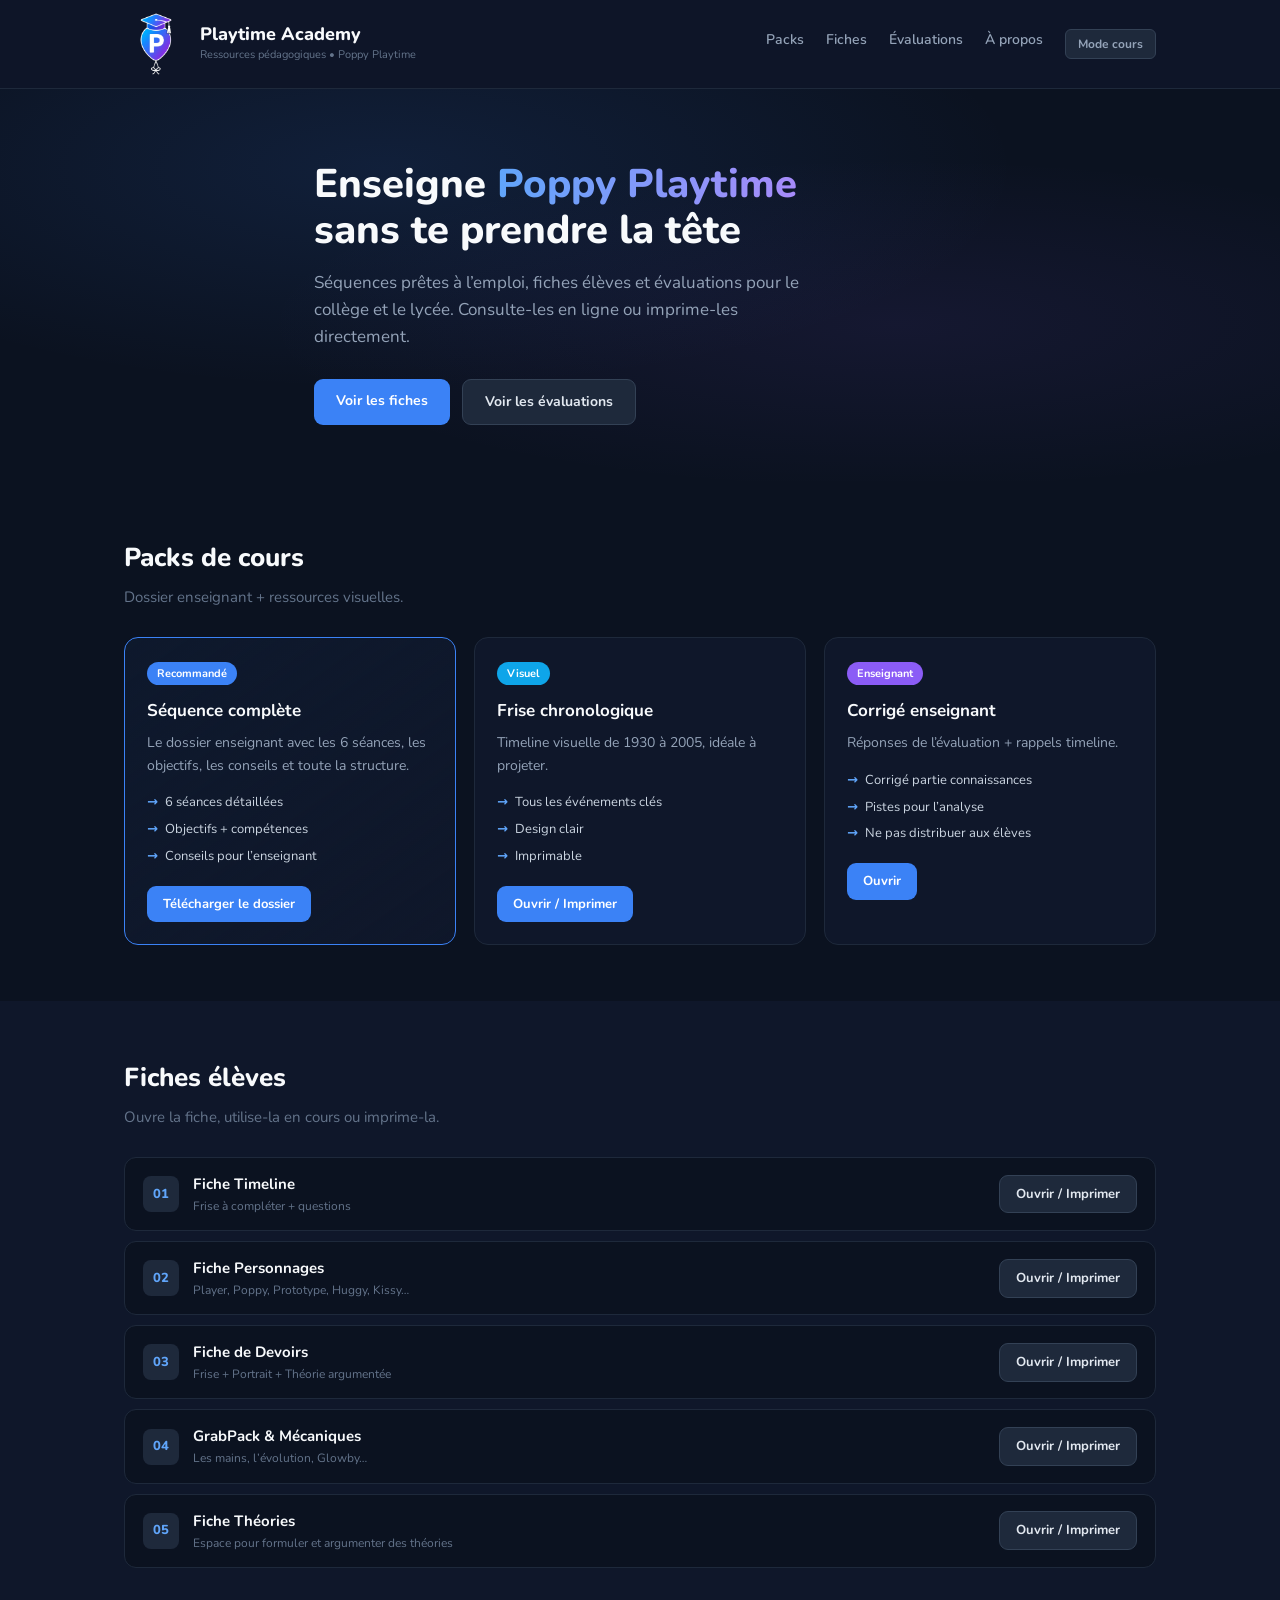
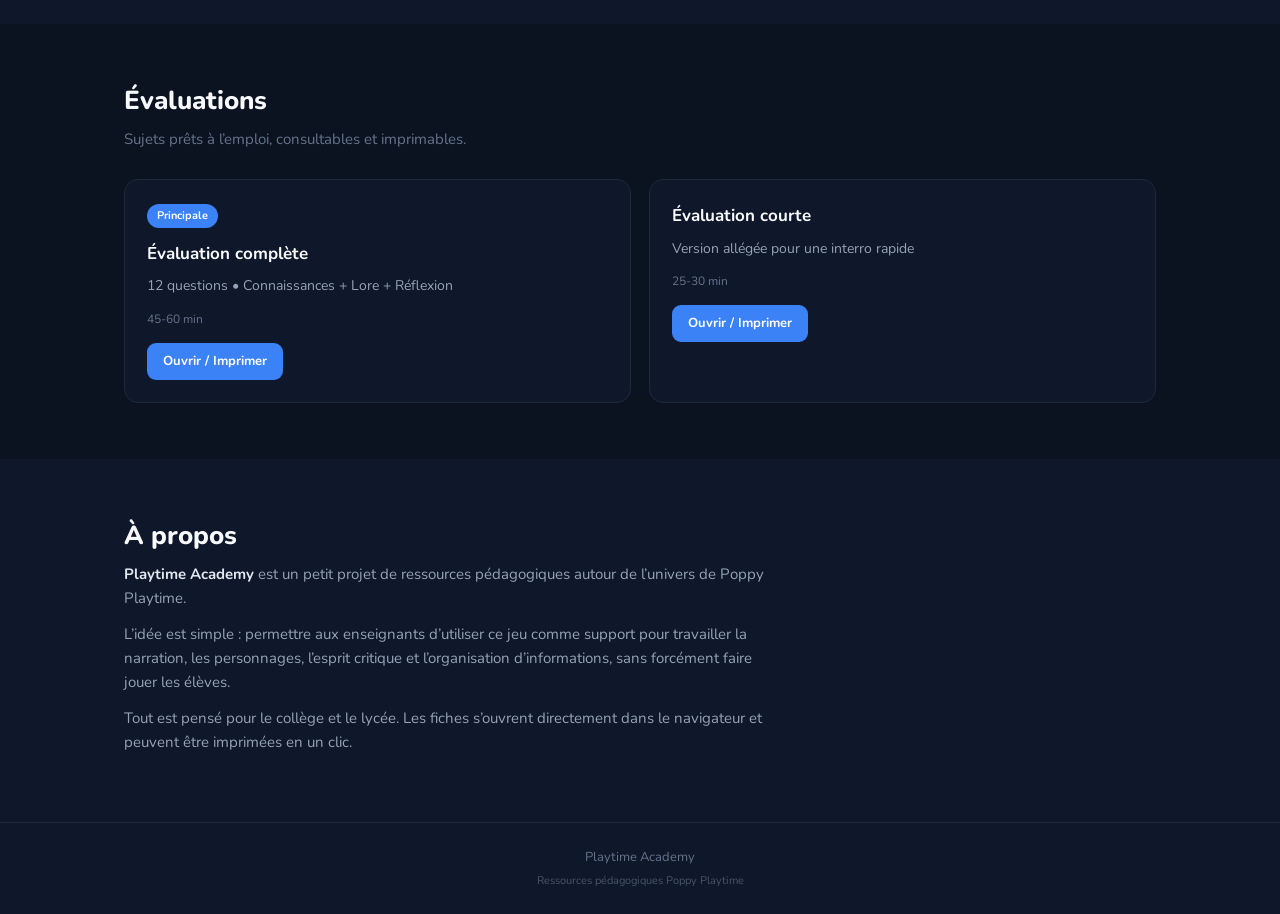
<file: index.html>
<!DOCTYPE html>
<html lang="fr">
<head>
  <meta charset="UTF-8">
  <meta name="viewport" content="width=device-width, initial-scale=1.0">
  <title>Playtime Academy – Ressources pédagogiques Poppy Playtime</title>
  <link rel="stylesheet" href="style.css">
  <link rel="preconnect" href="https://fonts.googleapis.com">
  <link href="https://fonts.googleapis.com/css2?family=Nunito:wght@400;600;700;800&display=swap" rel="stylesheet">
</head>
<body>
  <header>
    <div class="container header-content">
      <div class="logo">
        <img src="logo.png" alt="Playtime Academy" class="logo-img">
        <div>
          <h1>Playtime Academy</h1>
          <p class="tagline">Ressources pédagogiques • Poppy Playtime</p>
        </div>
      </div>
      <nav>
        <a href="#packs">Packs</a>
        <a href="#fiches">Fiches</a>
        <a href="#evaluation">Évaluations</a>
        <a href="#apropos">À propos</a>
        <button onclick="document.body.classList.toggle('mode-cours')" class="btn-mode" title="Mode cours">Mode cours</button>
      </nav>
    </div>
  </header>

  <section class="hero">
    <div class="container hero-inner">
      <div class="hero-text">
        <h2>Enseigne <span>Poppy Playtime</span><br>sans te prendre la tête</h2>
        <p>Séquences prêtes à l’emploi, fiches élèves et évaluations pour le collège et le lycée. Consulte-les en ligne ou imprime-les directement.</p>
        <div class="hero-buttons">
          <a href="#fiches" class="btn primary">Voir les fiches</a>
          <a href="#evaluation" class="btn secondary">Voir les évaluations</a>
        </div>
      </div>
    </div>
  </section>

  <section id="packs" class="section">
    <div class="container">
      <h2 class="section-title">Packs de cours</h2>
      <p class="section-desc">Dossier enseignant + ressources visuelles.</p>
      
      <div class="cards">
        <div class="card featured">
          <div class="card-badge">Recommandé</div>
          <h3>Séquence complète</h3>
          <p>Le dossier enseignant avec les 6 séances, les objectifs, les conseils et toute la structure.</p>
          <ul>
            <li>6 séances détaillées</li>
            <li>Objectifs + compétences</li>
            <li>Conseils pour l’enseignant</li>
          </ul>
          <a href="Dossier_Pedagogique_Poppy_Playtime.docx" class="btn primary btn-small" download>Télécharger le dossier</a>
        </div>

        <div class="card">
          <div class="card-badge blue">Visuel</div>
          <h3>Frise chronologique</h3>
          <p>Timeline visuelle de 1930 à 2005, idéale à projeter.</p>
          <ul>
            <li>Tous les événements clés</li>
            <li>Design clair</li>
            <li>Imprimable</li>
          </ul>
          <a href="fiches/frise.html" class="btn primary btn-small">Ouvrir / Imprimer</a>
        </div>

        <div class="card">
          <div class="card-badge purple">Enseignant</div>
          <h3>Corrigé enseignant</h3>
          <p>Réponses de l’évaluation + rappels timeline.</p>
          <ul>
            <li>Corrigé partie connaissances</li>
            <li>Pistes pour l’analyse</li>
            <li>Ne pas distribuer aux élèves</li>
          </ul>
          <a href="fiches/corrige-enseignant.html" class="btn primary btn-small">Ouvrir</a>
        </div>
      </div>
    </div>
  </section>

  <section id="fiches" class="section alt">
    <div class="container">
      <h2 class="section-title">Fiches élèves</h2>
      <p class="section-desc">Ouvre la fiche, utilise-la en cours ou imprime-la.</p>
      
      <div class="fiche-list">
        <div class="fiche-item">
          <div class="fiche-left">
            <div class="fiche-num">01</div>
            <div class="fiche-info">
              <h4>Fiche Timeline</h4>
              <p>Frise à compléter + questions</p>
            </div>
          </div>
          <a href="fiches/timeline.html" class="btn secondary btn-small">Ouvrir / Imprimer</a>
        </div>

        <div class="fiche-item">
          <div class="fiche-left">
            <div class="fiche-num">02</div>
            <div class="fiche-info">
              <h4>Fiche Personnages</h4>
              <p>Player, Poppy, Prototype, Huggy, Kissy…</p>
            </div>
          </div>
          <a href="fiches/personnages.html" class="btn secondary btn-small">Ouvrir / Imprimer</a>
        </div>

        <div class="fiche-item">
          <div class="fiche-left">
            <div class="fiche-num">03</div>
            <div class="fiche-info">
              <h4>Fiche de Devoirs</h4>
              <p>Frise + Portrait + Théorie argumentée</p>
            </div>
          </div>
          <a href="fiches/devoirs.html" class="btn secondary btn-small">Ouvrir / Imprimer</a>
        </div>

        <div class="fiche-item">
          <div class="fiche-left">
            <div class="fiche-num">04</div>
            <div class="fiche-info">
              <h4>GrabPack & Mécaniques</h4>
              <p>Les mains, l’évolution, Glowby…</p>
            </div>
          </div>
          <a href="fiches/mecaniques.html" class="btn secondary btn-small">Ouvrir / Imprimer</a>
        </div>

        <div class="fiche-item">
          <div class="fiche-left">
            <div class="fiche-num">05</div>
            <div class="fiche-info">
              <h4>Fiche Théories</h4>
              <p>Espace pour formuler et argumenter des théories</p>
            </div>
          </div>
          <a href="fiches/theories.html" class="btn secondary btn-small">Ouvrir / Imprimer</a>
        </div>
      </div>
    </div>
  </section>

  <section id="evaluation" class="section">
    <div class="container">
      <h2 class="section-title">Évaluations</h2>
      <p class="section-desc">Sujets prêts à l’emploi, consultables et imprimables.</p>
      
      <div class="cards two">
        <div class="card">
          <div class="card-badge">Principale</div>
          <h3>Évaluation complète</h3>
          <p>12 questions • Connaissances + Lore + Réflexion</p>
          <p class="meta">45-60 min</p>
          <a href="fiches/evaluation.html" class="btn primary btn-small">Ouvrir / Imprimer</a>
        </div>
        <div class="card">
          <h3>Évaluation courte</h3>
          <p>Version allégée pour une interro rapide</p>
          <p class="meta">25-30 min</p>
          <a href="fiches/evaluation-courte.html" class="btn primary btn-small">Ouvrir / Imprimer</a>
        </div>
      </div>
    </div>
  </section>

  <section id="apropos" class="section alt">
    <div class="container">
      <h2 class="section-title">À propos</h2>
      <div class="about-content">
        <p><strong>Playtime Academy</strong> est un petit projet de ressources pédagogiques autour de l’univers de Poppy Playtime.</p>
        <p>L’idée est simple : permettre aux enseignants d’utiliser ce jeu comme support pour travailler la narration, les personnages, l’esprit critique et l’organisation d’informations, sans forcément faire jouer les élèves.</p>
        <p>Tout est pensé pour le collège et le lycée. Les fiches s’ouvrent directement dans le navigateur et peuvent être imprimées en un clic.</p>
      </div>
    </div>
  </section>

  <footer>
    <div class="container">
      <p>Playtime Academy</p>
      <p class="small">Ressources pédagogiques Poppy Playtime</p>
    </div>
  </footer>
</body>
</html>
</file>
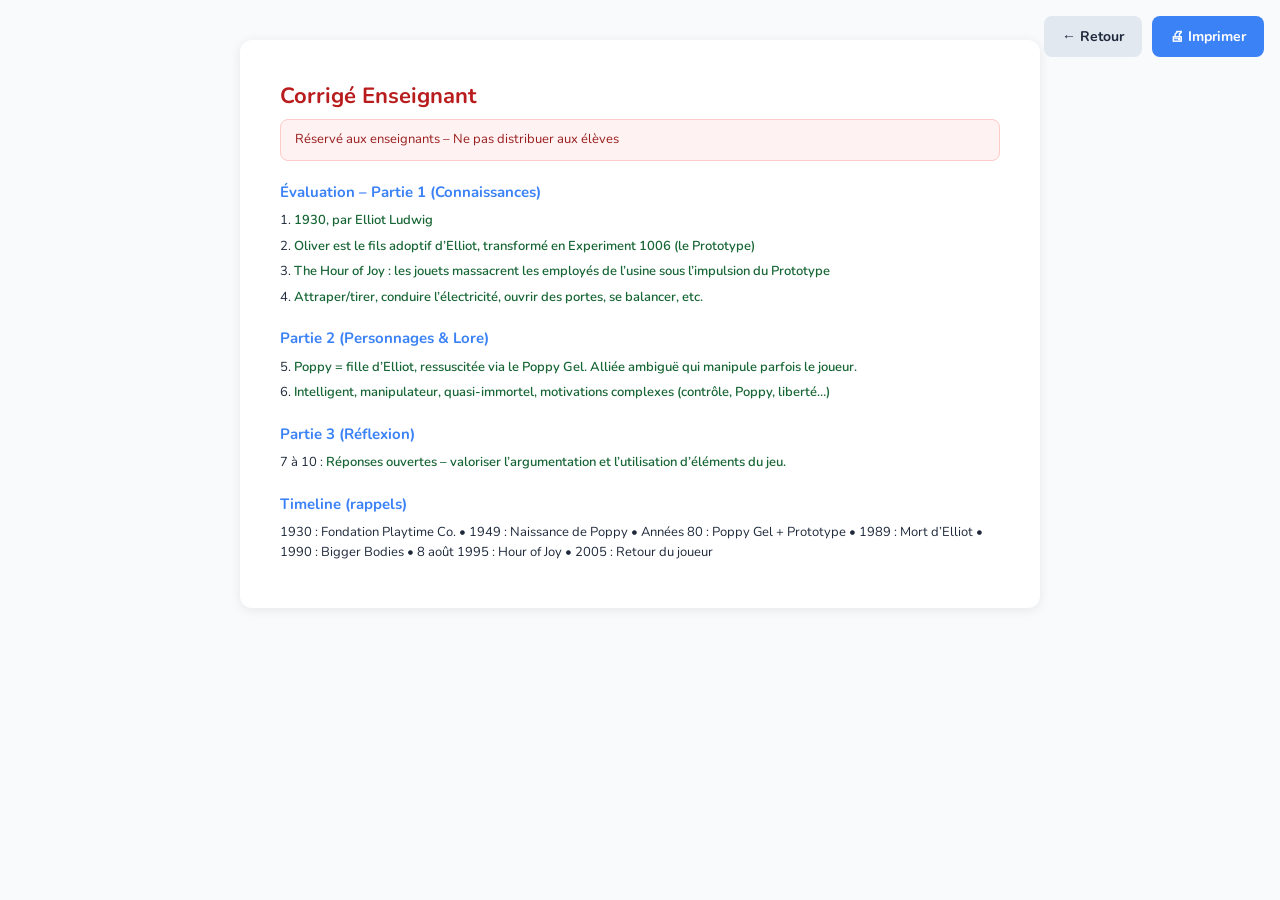
<file: corrige-enseignant.html>
<!DOCTYPE html>
<html lang="fr">
<head>
  <meta charset="UTF-8">
  <meta name="viewport" content="width=device-width, initial-scale=1.0">
  <title>Corrigé Enseignant – Playtime Academy</title>
  <link href="https://fonts.googleapis.com/css2?family=Nunito:wght@400;600;700;800&display=swap" rel="stylesheet">
  <style>
    * { margin: 0; padding: 0; box-sizing: border-box; }
    body { font-family: 'Nunito', Arial, sans-serif; background: #f8fafc; color: #1e293b; line-height: 1.5; padding: 40px 20px; }
    .toolbar { position: fixed; top: 16px; right: 16px; display: flex; gap: 10px; z-index: 100; }
    .btn { padding: 10px 18px; border-radius: 8px; font-weight: 700; font-size: 14px; text-decoration: none; border: none; cursor: pointer; font-family: inherit; }
    .btn-print { background: #3b82f6; color: white; }
    .btn-back { background: #e2e8f0; color: #1e293b; }
    .page { max-width: 800px; margin: 0 auto; background: white; padding: 40px; border-radius: 12px; box-shadow: 0 2px 12px rgba(0,0,0,0.08); }
    h1 { font-size: 22px; margin-bottom: 6px; color: #b91c1c; }
    .warning { background: #fef2f2; border: 1px solid #fecaca; color: #991b1b; padding: 10px 14px; border-radius: 8px; font-size: 13px; margin-bottom: 20px; }
    h2 { font-size: 15px; color: #3b82f6; margin: 20px 0 8px; }
    p { font-size: 13px; margin-bottom: 6px; }
    .ans { color: #166534; font-weight: 600; }
    @media print { body { background: white; padding: 0; } .toolbar { display: none; } .page { box-shadow: none; padding: 16px; } }
  </style>
</head>
<body>
  <div class="toolbar">
    <a href="../index.html" class="btn btn-back">← Retour</a>
    <button onclick="window.print()" class="btn btn-print">🖨 Imprimer</button>
  </div>
  <div class="page">
    <h1>Corrigé Enseignant</h1>
    <div class="warning">Réservé aux enseignants – Ne pas distribuer aux élèves</div>

    <h2>Évaluation – Partie 1 (Connaissances)</h2>
    <p>1. <span class="ans">1930, par Elliot Ludwig</span></p>
    <p>2. <span class="ans">Oliver est le fils adoptif d’Elliot, transformé en Experiment 1006 (le Prototype)</span></p>
    <p>3. <span class="ans">The Hour of Joy : les jouets massacrent les employés de l’usine sous l’impulsion du Prototype</span></p>
    <p>4. <span class="ans">Attraper/tirer, conduire l’électricité, ouvrir des portes, se balancer, etc.</span></p>

    <h2>Partie 2 (Personnages & Lore)</h2>
    <p>5. <span class="ans">Poppy = fille d’Elliot, ressuscitée via le Poppy Gel. Alliée ambiguë qui manipule parfois le joueur.</span></p>
    <p>6. <span class="ans">Intelligent, manipulateur, quasi-immortel, motivations complexes (contrôle, Poppy, liberté…)</span></p>

    <h2>Partie 3 (Réflexion)</h2>
    <p>7 à 10 : <span class="ans">Réponses ouvertes – valoriser l’argumentation et l’utilisation d’éléments du jeu.</span></p>

    <h2>Timeline (rappels)</h2>
    <p>1930 : Fondation Playtime Co. • 1949 : Naissance de Poppy • Années 80 : Poppy Gel + Prototype • 1989 : Mort d’Elliot • 1990 : Bigger Bodies • 8 août 1995 : Hour of Joy • 2005 : Retour du joueur</p>
  </div>
</body>
</html>
</file>
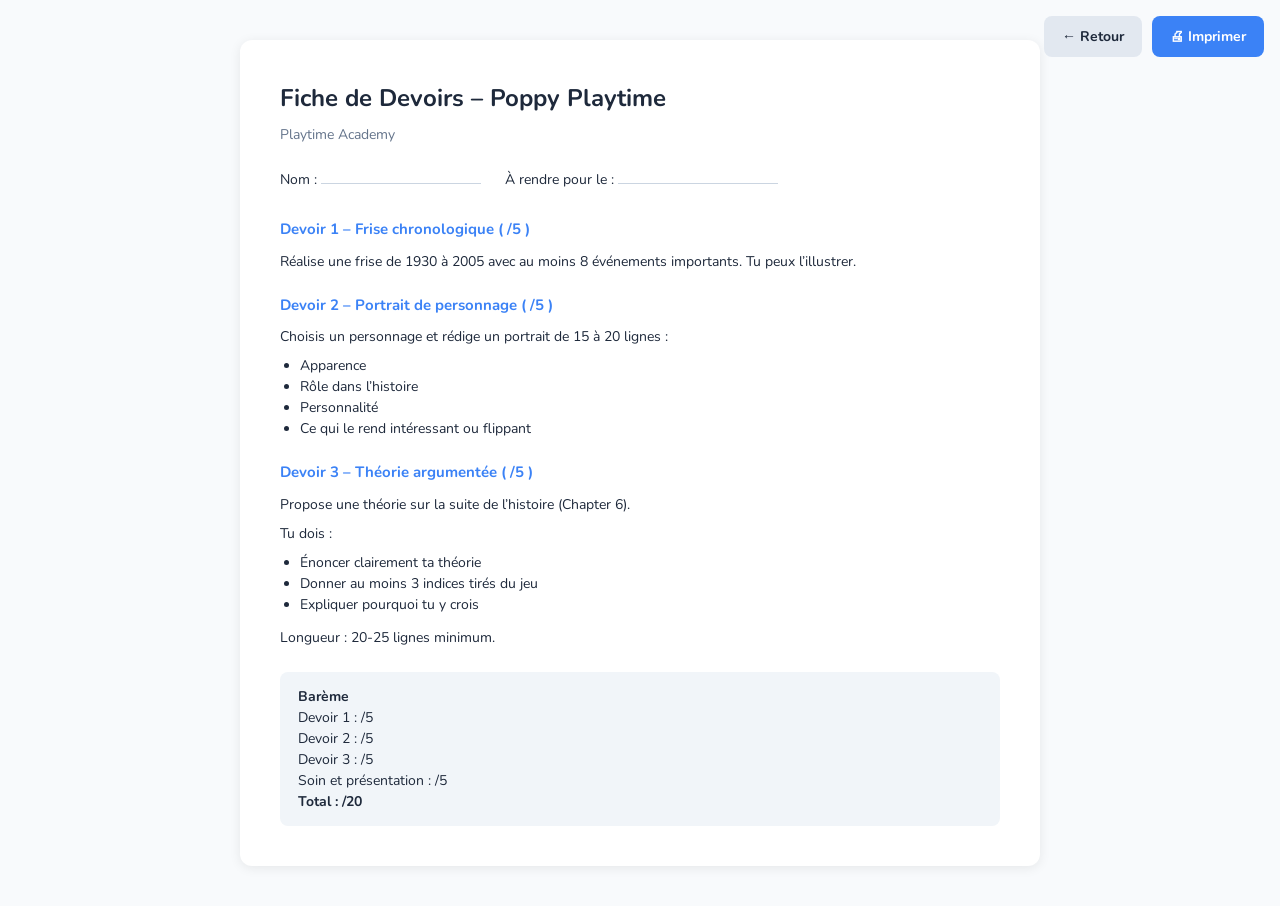
<file: devoirs.html>
<!DOCTYPE html>
<html lang="fr">
<head>
  <meta charset="UTF-8">
  <meta name="viewport" content="width=device-width, initial-scale=1.0">
  <title>Fiche de Devoirs – Playtime Academy</title>
  <link href="https://fonts.googleapis.com/css2?family=Nunito:wght@400;600;700;800&display=swap" rel="stylesheet">
  <style>
    * { margin: 0; padding: 0; box-sizing: border-box; }
    body { font-family: 'Nunito', Arial, sans-serif; background: #f8fafc; color: #1e293b; line-height: 1.5; padding: 40px 20px; }
    .toolbar { position: fixed; top: 16px; right: 16px; display: flex; gap: 10px; z-index: 100; }
    .btn { padding: 10px 18px; border-radius: 8px; font-weight: 700; font-size: 14px; text-decoration: none; border: none; cursor: pointer; font-family: inherit; }
    .btn-print { background: #3b82f6; color: white; }
    .btn-back { background: #e2e8f0; color: #1e293b; }
    .page { max-width: 800px; margin: 0 auto; background: white; padding: 40px; border-radius: 12px; box-shadow: 0 2px 12px rgba(0,0,0,0.08); }
    h1 { font-size: 24px; margin-bottom: 8px; }
    .subtitle { color: #64748b; margin-bottom: 24px; font-size: 14px; }
    .info { display: flex; gap: 24px; margin-bottom: 28px; font-size: 14px; }
    .info span { border-bottom: 1px solid #cbd5e1; min-width: 160px; display: inline-block; }
    h2 { font-size: 15px; color: #3b82f6; margin: 22px 0 10px; }
    p { font-size: 14px; margin-bottom: 8px; }
    ul { margin: 8px 0 12px 20px; font-size: 14px; }
    .bareme { background: #f1f5f9; padding: 14px 18px; border-radius: 8px; margin-top: 24px; font-size: 14px; }
    @media print {
      body { background: white; padding: 0; }
      .toolbar { display: none; }
      .page { box-shadow: none; padding: 20px; }
    }
  </style>
</head>
<body>
  <div class="toolbar">
    <a href="../index.html" class="btn btn-back">← Retour</a>
    <button onclick="window.print()" class="btn btn-print">🖨 Imprimer</button>
  </div>
  <div class="page">
    <h1>Fiche de Devoirs – Poppy Playtime</h1>
    <p class="subtitle">Playtime Academy</p>
    <div class="info">
      <div>Nom : <span></span></div>
      <div>À rendre pour le : <span></span></div>
    </div>

    <h2>Devoir 1 – Frise chronologique ( /5 )</h2>
    <p>Réalise une frise de 1930 à 2005 avec au moins 8 événements importants. Tu peux l’illustrer.</p>

    <h2>Devoir 2 – Portrait de personnage ( /5 )</h2>
    <p>Choisis un personnage et rédige un portrait de 15 à 20 lignes :</p>
    <ul>
      <li>Apparence</li>
      <li>Rôle dans l’histoire</li>
      <li>Personnalité</li>
      <li>Ce qui le rend intéressant ou flippant</li>
    </ul>

    <h2>Devoir 3 – Théorie argumentée ( /5 )</h2>
    <p>Propose une théorie sur la suite de l’histoire (Chapter 6).</p>
    <p>Tu dois :</p>
    <ul>
      <li>Énoncer clairement ta théorie</li>
      <li>Donner au moins 3 indices tirés du jeu</li>
      <li>Expliquer pourquoi tu y crois</li>
    </ul>
    <p>Longueur : 20-25 lignes minimum.</p>

    <div class="bareme">
      <strong>Barème</strong><br>
      Devoir 1 : /5<br>
      Devoir 2 : /5<br>
      Devoir 3 : /5<br>
      Soin et présentation : /5<br>
      <strong>Total : /20</strong>
    </div>
  </div>
</body>
</html>
</file>
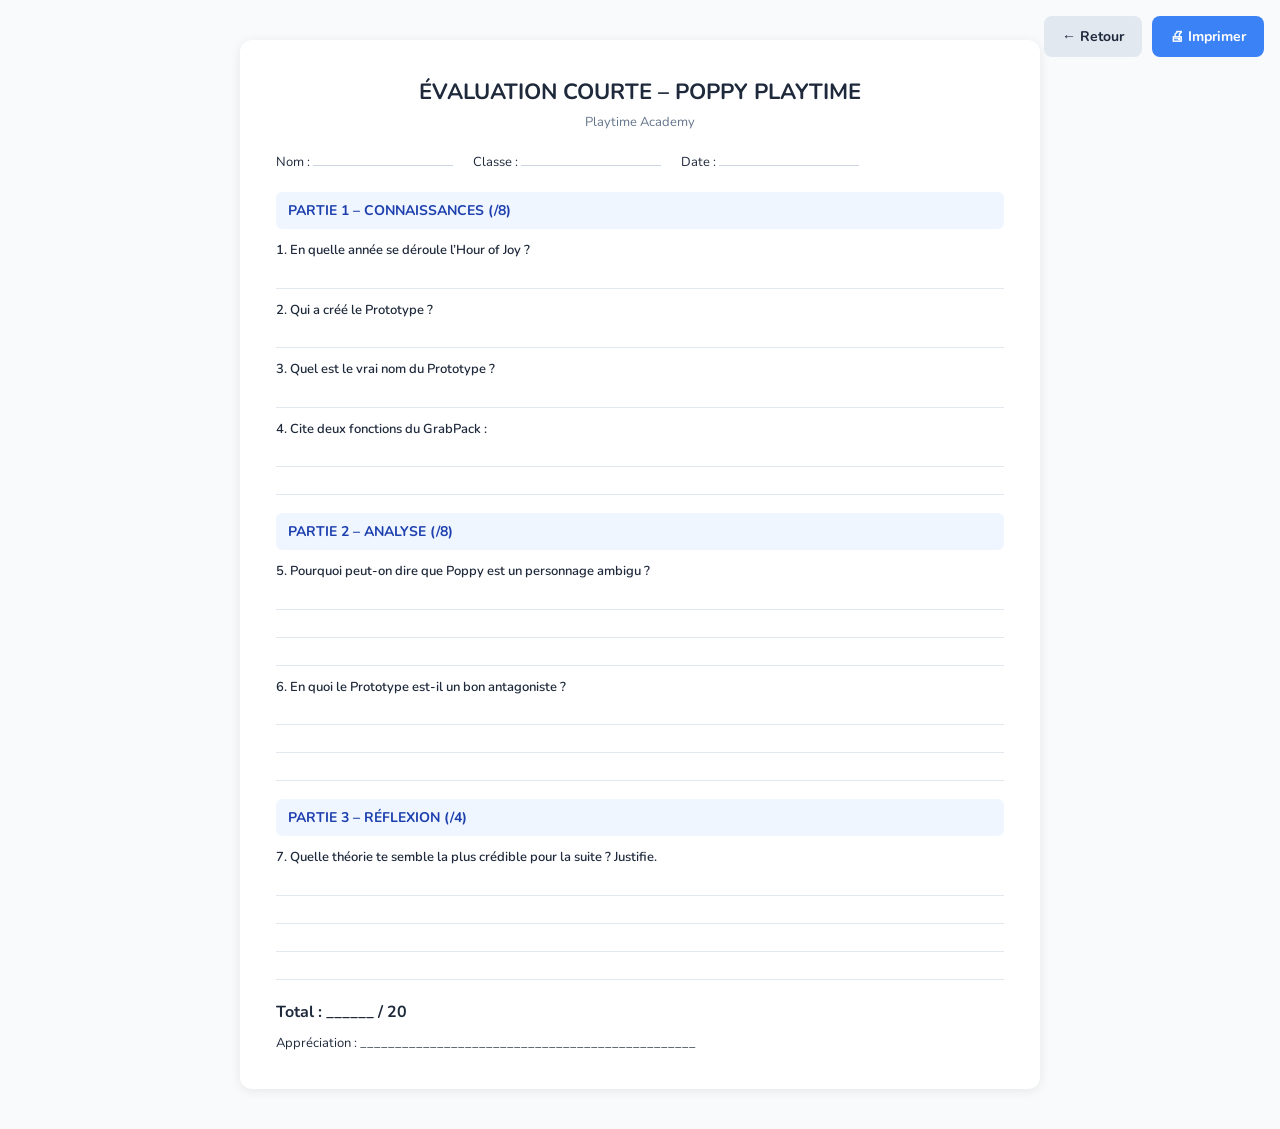
<file: evaluation-courte.html>
<!DOCTYPE html>
<html lang="fr">
<head>
  <meta charset="UTF-8">
  <meta name="viewport" content="width=device-width, initial-scale=1.0">
  <title>Évaluation courte – Playtime Academy</title>
  <link href="https://fonts.googleapis.com/css2?family=Nunito:wght@400;600;700;800&display=swap" rel="stylesheet">
  <style>
    * { margin: 0; padding: 0; box-sizing: border-box; }
    body { font-family: 'Nunito', Arial, sans-serif; background: #f8fafc; color: #1e293b; line-height: 1.5; padding: 40px 20px; }
    .toolbar { position: fixed; top: 16px; right: 16px; display: flex; gap: 10px; z-index: 100; }
    .btn { padding: 10px 18px; border-radius: 8px; font-weight: 700; font-size: 14px; text-decoration: none; border: none; cursor: pointer; font-family: inherit; }
    .btn-print { background: #3b82f6; color: white; }
    .btn-back { background: #e2e8f0; color: #1e293b; }
    .page { max-width: 800px; margin: 0 auto; background: white; padding: 36px; border-radius: 12px; box-shadow: 0 2px 12px rgba(0,0,0,0.08); }
    h1 { font-size: 22px; text-align: center; margin-bottom: 4px; }
    .subtitle { text-align: center; color: #64748b; margin-bottom: 20px; font-size: 13px; }
    .info { display: flex; gap: 20px; margin-bottom: 20px; font-size: 13px; flex-wrap: wrap; }
    .info span { border-bottom: 1px solid #cbd5e1; min-width: 140px; display: inline-block; }
    .part { background: #eff6ff; padding: 8px 12px; border-radius: 6px; font-weight: 700; font-size: 14px; color: #1e40af; margin: 18px 0 10px; }
    .q { font-size: 13px; margin: 12px 0 4px; font-weight: 600; }
    .answer { border-bottom: 1px solid #e2e8f0; height: 24px; margin-bottom: 4px; }
    @media print {
      body { background: white; padding: 0; }
      .toolbar { display: none; }
      .page { box-shadow: none; padding: 16px; }
    }
  </style>
</head>
<body>
  <div class="toolbar">
    <a href="../index.html" class="btn btn-back">← Retour</a>
    <button onclick="window.print()" class="btn btn-print">🖨 Imprimer</button>
  </div>
  <div class="page">
    <h1>ÉVALUATION COURTE – POPPY PLAYTIME</h1>
    <p class="subtitle">Playtime Academy</p>
    <div class="info">
      <div>Nom : <span></span></div>
      <div>Classe : <span></span></div>
      <div>Date : <span></span></div>
    </div>

    <div class="part">PARTIE 1 – CONNAISSANCES (/8)</div>
    <p class="q">1. En quelle année se déroule l’Hour of Joy ?</p>
    <div class="answer"></div>
    <p class="q">2. Qui a créé le Prototype ?</p>
    <div class="answer"></div>
    <p class="q">3. Quel est le vrai nom du Prototype ?</p>
    <div class="answer"></div>
    <p class="q">4. Cite deux fonctions du GrabPack :</p>
    <div class="answer"></div>
    <div class="answer"></div>

    <div class="part">PARTIE 2 – ANALYSE (/8)</div>
    <p class="q">5. Pourquoi peut-on dire que Poppy est un personnage ambigu ?</p>
    <div class="answer"></div>
    <div class="answer"></div>
    <div class="answer"></div>
    <p class="q">6. En quoi le Prototype est-il un bon antagoniste ?</p>
    <div class="answer"></div>
    <div class="answer"></div>
    <div class="answer"></div>

    <div class="part">PARTIE 3 – RÉFLEXION (/4)</div>
    <p class="q">7. Quelle théorie te semble la plus crédible pour la suite ? Justifie.</p>
    <div class="answer"></div>
    <div class="answer"></div>
    <div class="answer"></div>
    <div class="answer"></div>

    <p style="margin-top:20px;font-weight:700;">Total : ______ / 20</p>
    <p style="margin-top:10px;font-size:13px;">Appréciation : ________________________________________________</p>
  </div>
</body>
</html>
</file>
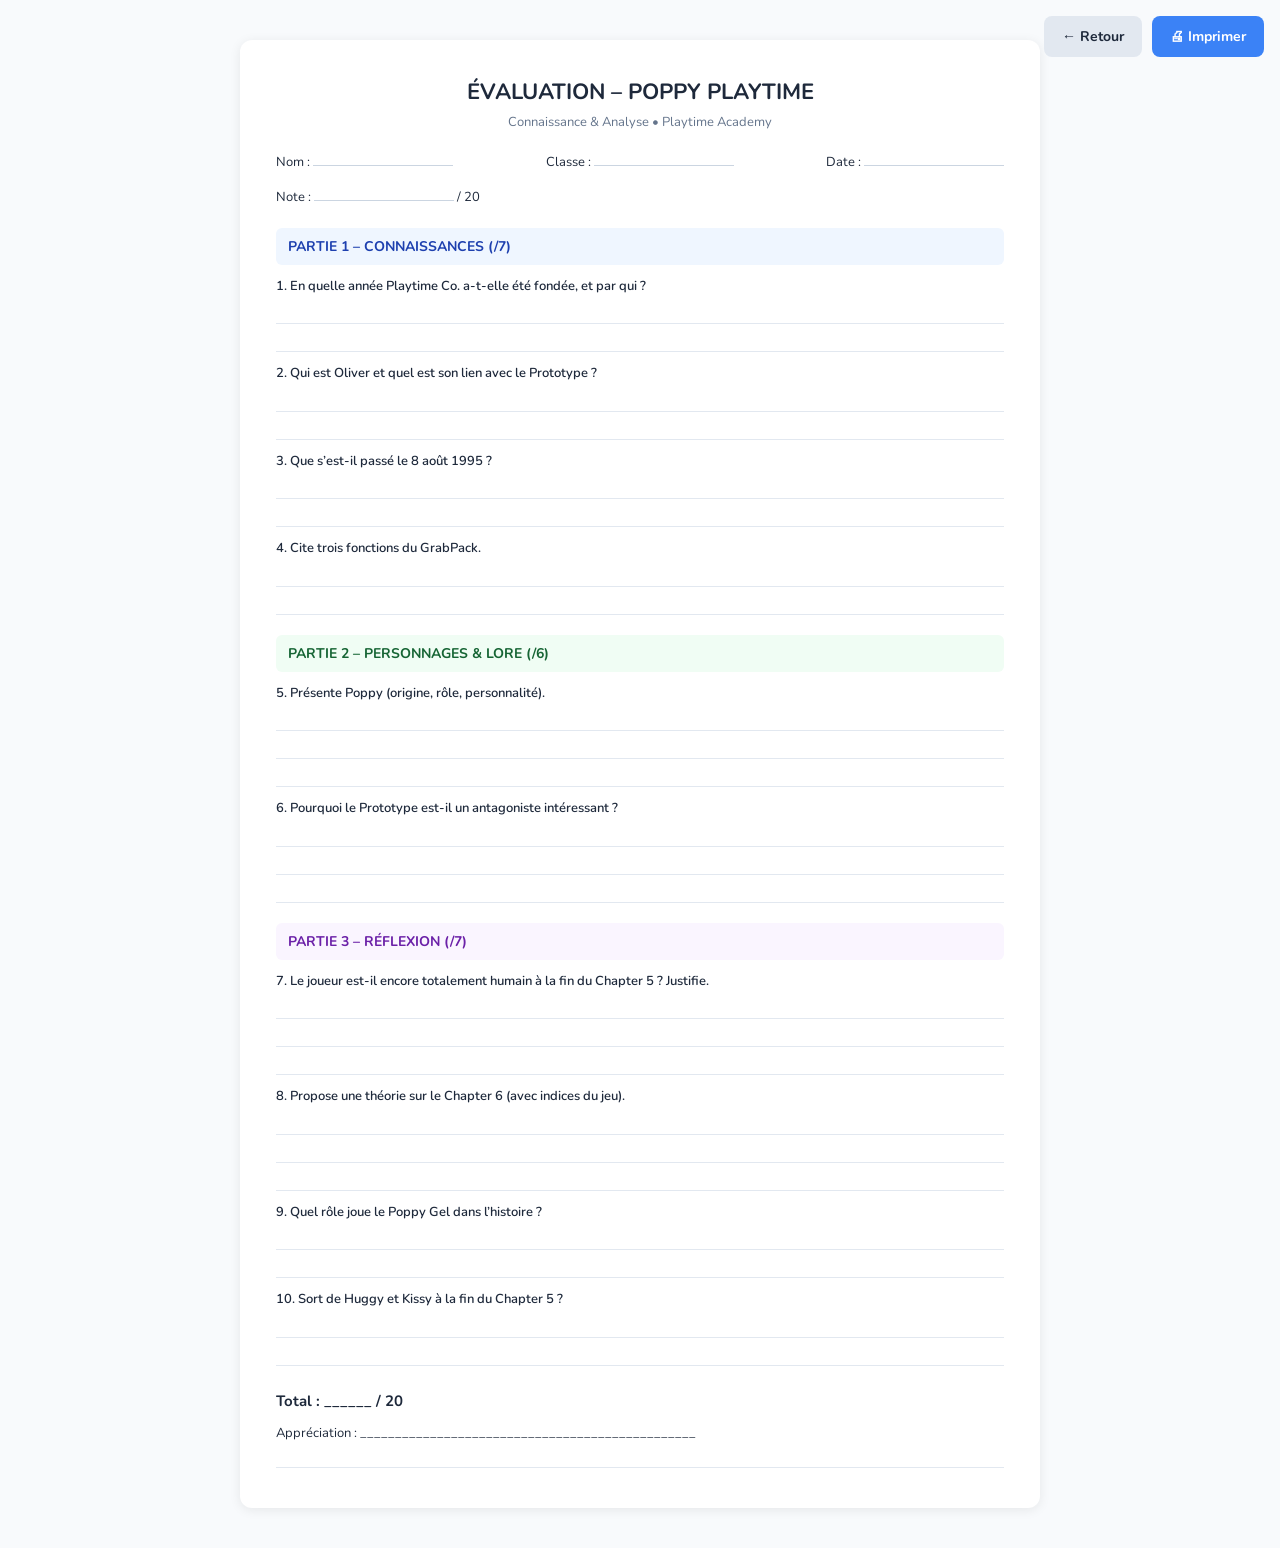
<file: evaluation.html>
<!DOCTYPE html>
<html lang="fr">
<head>
  <meta charset="UTF-8">
  <meta name="viewport" content="width=device-width, initial-scale=1.0">
  <title>Évaluation – Playtime Academy</title>
  <link href="https://fonts.googleapis.com/css2?family=Nunito:wght@400;600;700;800&display=swap" rel="stylesheet">
  <style>
    * { margin: 0; padding: 0; box-sizing: border-box; }
    body { font-family: 'Nunito', Arial, sans-serif; background: #f8fafc; color: #1e293b; line-height: 1.5; padding: 40px 20px; }
    .toolbar { position: fixed; top: 16px; right: 16px; display: flex; gap: 10px; z-index: 100; }
    .btn { padding: 10px 18px; border-radius: 8px; font-weight: 700; font-size: 14px; text-decoration: none; border: none; cursor: pointer; font-family: inherit; }
    .btn-print { background: #3b82f6; color: white; }
    .btn-back { background: #e2e8f0; color: #1e293b; }
    .page { max-width: 800px; margin: 0 auto; background: white; padding: 36px; border-radius: 12px; box-shadow: 0 2px 12px rgba(0,0,0,0.08); }
    h1 { font-size: 22px; text-align: center; margin-bottom: 4px; }
    .subtitle { text-align: center; color: #64748b; margin-bottom: 20px; font-size: 13px; }
    .info { display: flex; justify-content: space-between; gap: 16px; margin-bottom: 20px; font-size: 13px; flex-wrap: wrap; }
    .info span { border-bottom: 1px solid #cbd5e1; min-width: 140px; display: inline-block; }
    .part { background: #eff6ff; padding: 8px 12px; border-radius: 6px; font-weight: 700; font-size: 14px; color: #1e40af; margin: 20px 0 12px; }
    .part.green { background: #f0fdf4; color: #166534; }
    .part.purple { background: #faf5ff; color: #6b21a8; }
    .q { font-size: 13px; margin: 12px 0 4px; font-weight: 600; }
    .answer { border-bottom: 1px solid #e2e8f0; height: 24px; margin-bottom: 4px; }
    .total { margin-top: 24px; font-weight: 700; font-size: 15px; }
    .apprec { margin-top: 12px; font-size: 13px; }
    @media print {
      body { background: white; padding: 0; }
      .toolbar { display: none; }
      .page { box-shadow: none; padding: 16px; }
    }
  </style>
</head>
<body>
  <div class="toolbar">
    <a href="../index.html" class="btn btn-back">← Retour</a>
    <button onclick="window.print()" class="btn btn-print">🖨 Imprimer</button>
  </div>
  <div class="page">
    <h1>ÉVALUATION – POPPY PLAYTIME</h1>
    <p class="subtitle">Connaissance & Analyse • Playtime Academy</p>
    <div class="info">
      <div>Nom : <span></span></div>
      <div>Classe : <span></span></div>
      <div>Date : <span></span></div>
      <div>Note : <span></span> / 20</div>
    </div>

    <div class="part">PARTIE 1 – CONNAISSANCES (/7)</div>
    <p class="q">1. En quelle année Playtime Co. a-t-elle été fondée, et par qui ?</p>
    <div class="answer"></div>
    <div class="answer"></div>
    <p class="q">2. Qui est Oliver et quel est son lien avec le Prototype ?</p>
    <div class="answer"></div>
    <div class="answer"></div>
    <p class="q">3. Que s’est-il passé le 8 août 1995 ?</p>
    <div class="answer"></div>
    <div class="answer"></div>
    <p class="q">4. Cite trois fonctions du GrabPack.</p>
    <div class="answer"></div>
    <div class="answer"></div>

    <div class="part green">PARTIE 2 – PERSONNAGES & LORE (/6)</div>
    <p class="q">5. Présente Poppy (origine, rôle, personnalité).</p>
    <div class="answer"></div>
    <div class="answer"></div>
    <div class="answer"></div>
    <p class="q">6. Pourquoi le Prototype est-il un antagoniste intéressant ?</p>
    <div class="answer"></div>
    <div class="answer"></div>
    <div class="answer"></div>

    <div class="part purple">PARTIE 3 – RÉFLEXION (/7)</div>
    <p class="q">7. Le joueur est-il encore totalement humain à la fin du Chapter 5 ? Justifie.</p>
    <div class="answer"></div>
    <div class="answer"></div>
    <div class="answer"></div>
    <p class="q">8. Propose une théorie sur le Chapter 6 (avec indices du jeu).</p>
    <div class="answer"></div>
    <div class="answer"></div>
    <div class="answer"></div>
    <p class="q">9. Quel rôle joue le Poppy Gel dans l’histoire ?</p>
    <div class="answer"></div>
    <div class="answer"></div>
    <p class="q">10. Sort de Huggy et Kissy à la fin du Chapter 5 ?</p>
    <div class="answer"></div>
    <div class="answer"></div>

    <p class="total">Total : ______ / 20</p>
    <p class="apprec">Appréciation : ________________________________________________</p>
    <div class="answer"></div>
  </div>
</body>
</html>
</file>
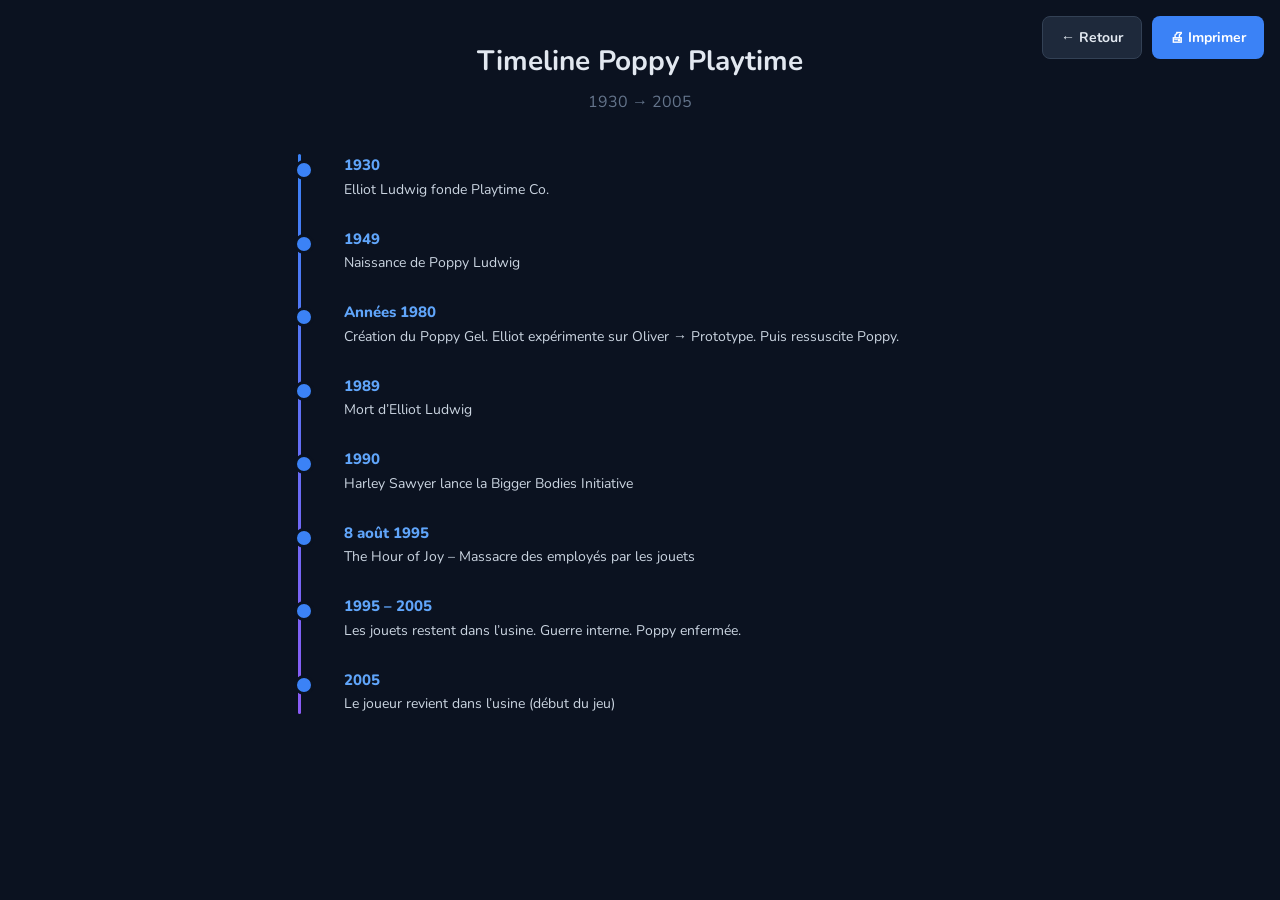
<file: frise.html>
<!DOCTYPE html>
<html lang="fr">
<head>
  <meta charset="UTF-8">
  <meta name="viewport" content="width=device-width, initial-scale=1.0">
  <title>Frise visuelle – Playtime Academy</title>
  <link href="https://fonts.googleapis.com/css2?family=Nunito:wght@400;600;700;800&display=swap" rel="stylesheet">
  <style>
    * { margin: 0; padding: 0; box-sizing: border-box; }
    body { font-family: 'Nunito', Arial, sans-serif; background: #0b1220; color: #e2e8f0; line-height: 1.5; padding: 40px 20px; min-height: 100vh; }
    .toolbar { position: fixed; top: 16px; right: 16px; display: flex; gap: 10px; z-index: 100; }
    .btn { padding: 10px 18px; border-radius: 8px; font-weight: 700; font-size: 14px; text-decoration: none; border: none; cursor: pointer; font-family: inherit; }
    .btn-print { background: #3b82f6; color: white; }
    .btn-back { background: #1e293b; color: #e2e8f0; border: 1px solid #334155; }
    h1 { text-align: center; font-size: 28px; margin-bottom: 8px; }
    .subtitle { text-align: center; color: #64748b; margin-bottom: 40px; }
    .timeline { max-width: 700px; margin: 0 auto; position: relative; padding-left: 30px; }
    .timeline::before { content: ''; position: absolute; left: 8px; top: 0; bottom: 0; width: 3px; background: linear-gradient(#3b82f6, #8b5cf6); border-radius: 2px; }
    .event { position: relative; margin-bottom: 28px; padding-left: 24px; }
    .event::before { content: ''; position: absolute; left: -26px; top: 6px; width: 14px; height: 14px; background: #3b82f6; border-radius: 50%; border: 3px solid #0b1220; }
    .year { font-weight: 800; color: #60a5fa; font-size: 15px; margin-bottom: 2px; }
    .desc { color: #cbd5e1; font-size: 14px; }
    @media print {
      body { background: white; color: #1e293b; }
      .toolbar { display: none; }
      .timeline::before { background: #3b82f6; }
      .year { color: #1e40af; }
      .desc { color: #334155; }
      .event::before { border-color: white; }
    }
  </style>
</head>
<body>
  <div class="toolbar">
    <a href="../index.html" class="btn btn-back">← Retour</a>
    <button onclick="window.print()" class="btn btn-print">🖨 Imprimer</button>
  </div>
  <h1>Timeline Poppy Playtime</h1>
  <p class="subtitle">1930 → 2005</p>
  <div class="timeline">
    <div class="event"><div class="year">1930</div><div class="desc">Elliot Ludwig fonde Playtime Co.</div></div>
    <div class="event"><div class="year">1949</div><div class="desc">Naissance de Poppy Ludwig</div></div>
    <div class="event"><div class="year">Années 1980</div><div class="desc">Création du Poppy Gel. Elliot expérimente sur Oliver → Prototype. Puis ressuscite Poppy.</div></div>
    <div class="event"><div class="year">1989</div><div class="desc">Mort d’Elliot Ludwig</div></div>
    <div class="event"><div class="year">1990</div><div class="desc">Harley Sawyer lance la Bigger Bodies Initiative</div></div>
    <div class="event"><div class="year">8 août 1995</div><div class="desc">The Hour of Joy – Massacre des employés par les jouets</div></div>
    <div class="event"><div class="year">1995 – 2005</div><div class="desc">Les jouets restent dans l’usine. Guerre interne. Poppy enfermée.</div></div>
    <div class="event"><div class="year">2005</div><div class="desc">Le joueur revient dans l’usine (début du jeu)</div></div>
  </div>
</body>
</html>
</file>
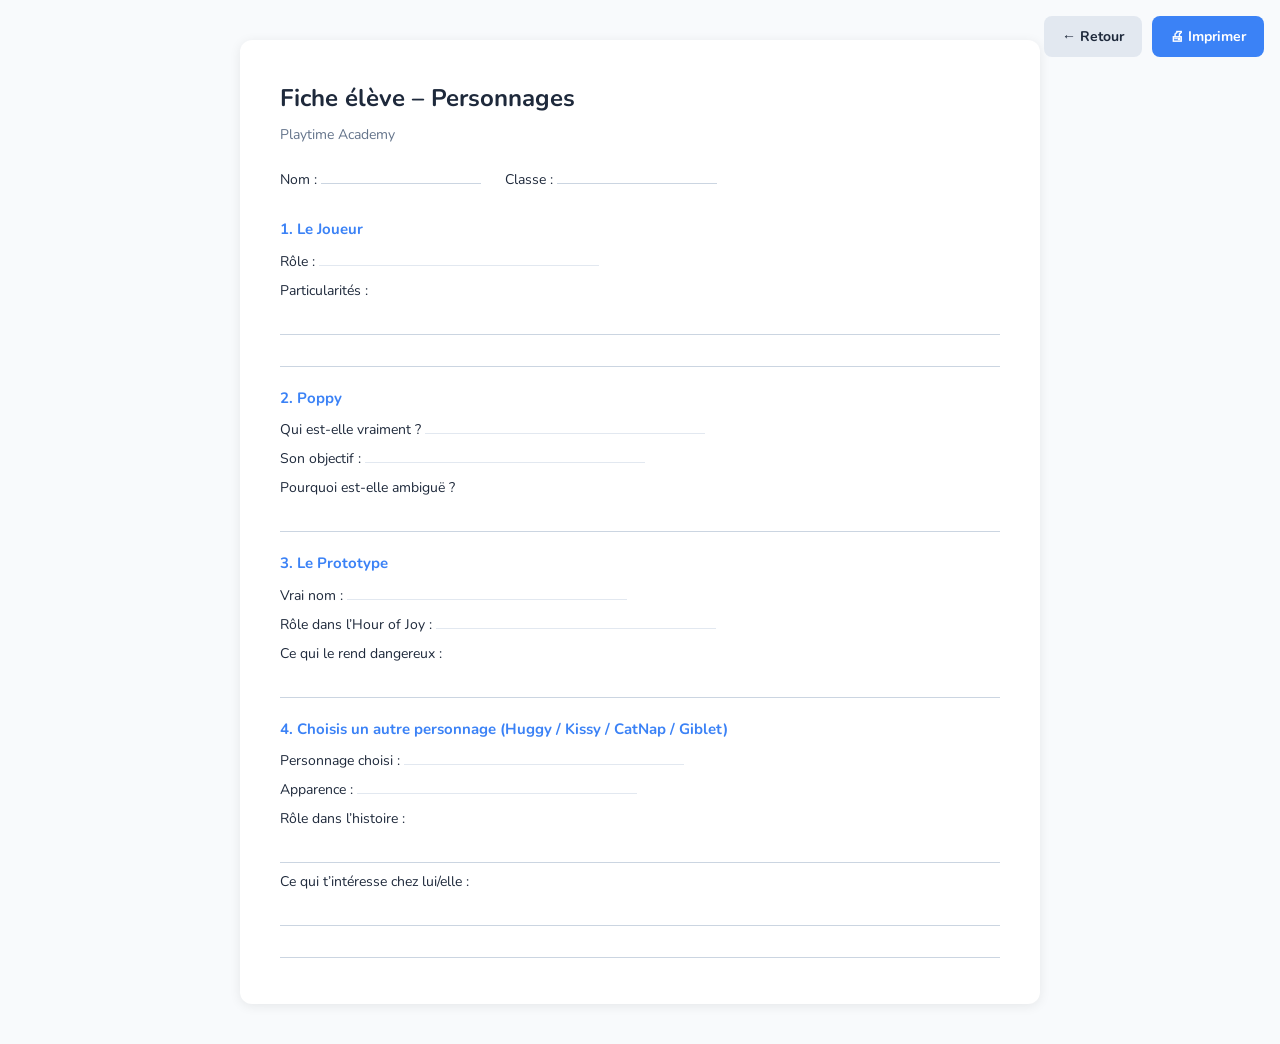
<file: index (4).html>
<!DOCTYPE html>
<html lang="fr">
<head>
  <meta charset="UTF-8">
  <meta name="viewport" content="width=device-width, initial-scale=1.0">
  <title>Fiche Personnages – Playtime Academy</title>
  <link href="https://fonts.googleapis.com/css2?family=Nunito:wght@400;600;700;800&display=swap" rel="stylesheet">
  <style>
    * { margin: 0; padding: 0; box-sizing: border-box; }
    body { font-family: 'Nunito', Arial, sans-serif; background: #f8fafc; color: #1e293b; line-height: 1.5; padding: 40px 20px; }
    .toolbar { position: fixed; top: 16px; right: 16px; display: flex; gap: 10px; z-index: 100; }
    .btn { padding: 10px 18px; border-radius: 8px; font-weight: 700; font-size: 14px; text-decoration: none; border: none; cursor: pointer; font-family: inherit; }
    .btn-print { background: #3b82f6; color: white; }
    .btn-back { background: #e2e8f0; color: #1e293b; }
    .page { max-width: 800px; margin: 0 auto; background: white; padding: 40px; border-radius: 12px; box-shadow: 0 2px 12px rgba(0,0,0,0.08); }
    h1 { font-size: 24px; margin-bottom: 8px; }
    .subtitle { color: #64748b; margin-bottom: 24px; font-size: 14px; }
    .info { display: flex; gap: 24px; margin-bottom: 28px; font-size: 14px; }
    .info span { border-bottom: 1px solid #cbd5e1; min-width: 160px; display: inline-block; }
    h2 { font-size: 15px; color: #3b82f6; margin: 20px 0 10px; }
    .field { font-size: 14px; margin: 8px 0; }
    .line { border-bottom: 1px solid #e2e8f0; display: inline-block; min-width: 280px; }
    .answer { border-bottom: 1px solid #cbd5e1; height: 26px; margin: 6px 0; }
    @media print {
      body { background: white; padding: 0; }
      .toolbar { display: none; }
      .page { box-shadow: none; padding: 20px; }
    }
  </style>
</head>
<body>
  <div class="toolbar">
    <a href="../index.html" class="btn btn-back">← Retour</a>
    <button onclick="window.print()" class="btn btn-print">🖨 Imprimer</button>
  </div>
  <div class="page">
    <h1>Fiche élève – Personnages</h1>
    <p class="subtitle">Playtime Academy</p>
    <div class="info">
      <div>Nom : <span></span></div>
      <div>Classe : <span></span></div>
    </div>

    <h2>1. Le Joueur</h2>
    <p class="field">Rôle : <span class="line"></span></p>
    <p class="field">Particularités :</p>
    <div class="answer"></div>
    <div class="answer"></div>

    <h2>2. Poppy</h2>
    <p class="field">Qui est-elle vraiment ? <span class="line"></span></p>
    <p class="field">Son objectif : <span class="line"></span></p>
    <p class="field">Pourquoi est-elle ambiguë ?</p>
    <div class="answer"></div>

    <h2>3. Le Prototype</h2>
    <p class="field">Vrai nom : <span class="line"></span></p>
    <p class="field">Rôle dans l’Hour of Joy : <span class="line"></span></p>
    <p class="field">Ce qui le rend dangereux :</p>
    <div class="answer"></div>

    <h2>4. Choisis un autre personnage (Huggy / Kissy / CatNap / Giblet)</h2>
    <p class="field">Personnage choisi : <span class="line"></span></p>
    <p class="field">Apparence : <span class="line"></span></p>
    <p class="field">Rôle dans l’histoire :</p>
    <div class="answer"></div>
    <p class="field">Ce qui t’intéresse chez lui/elle :</p>
    <div class="answer"></div>
    <div class="answer"></div>
  </div>
</body>
</html>
</file>
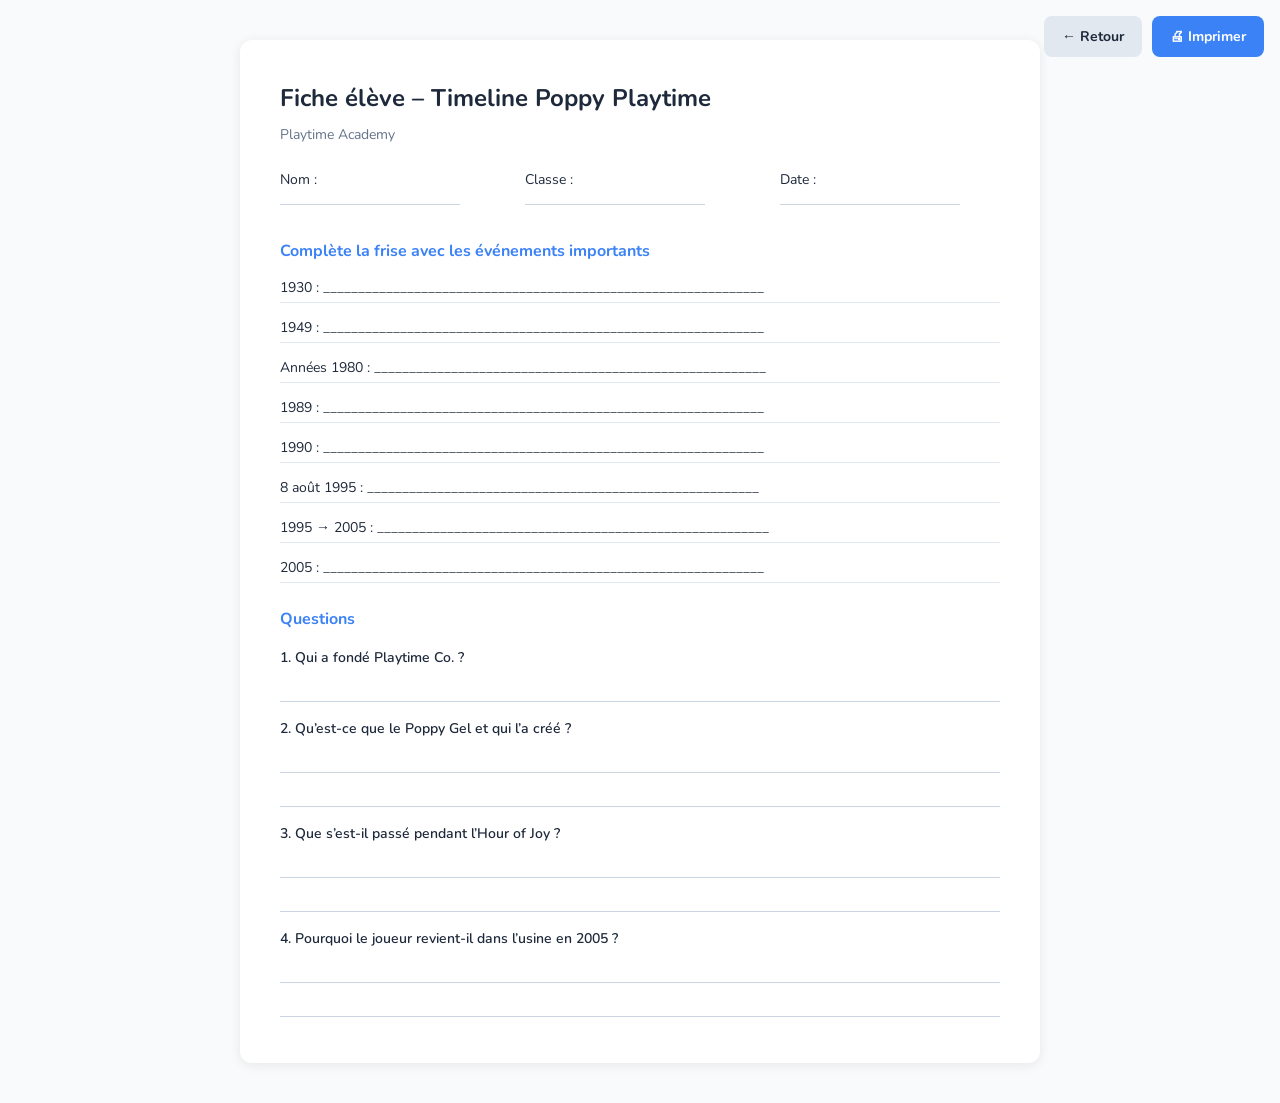
<file: index (5).html>
<!DOCTYPE html>
<html lang="fr">
<head>
  <meta charset="UTF-8">
  <meta name="viewport" content="width=device-width, initial-scale=1.0">
  <title>Fiche Timeline – Playtime Academy</title>
  <link href="https://fonts.googleapis.com/css2?family=Nunito:wght@400;600;700;800&display=swap" rel="stylesheet">
  <style>
    * { margin: 0; padding: 0; box-sizing: border-box; }
    body { font-family: 'Nunito', Arial, sans-serif; background: #f8fafc; color: #1e293b; line-height: 1.5; padding: 40px 20px; }
    .toolbar { position: fixed; top: 16px; right: 16px; display: flex; gap: 10px; z-index: 100; }
    .btn { padding: 10px 18px; border-radius: 8px; font-weight: 700; font-size: 14px; text-decoration: none; border: none; cursor: pointer; font-family: inherit; }
    .btn-print { background: #3b82f6; color: white; }
    .btn-back { background: #e2e8f0; color: #1e293b; }
    .page { max-width: 800px; margin: 0 auto; background: white; padding: 40px; border-radius: 12px; box-shadow: 0 2px 12px rgba(0,0,0,0.08); }
    h1 { font-size: 24px; margin-bottom: 8px; color: #1e293b; }
    .subtitle { color: #64748b; margin-bottom: 24px; font-size: 14px; }
    .info { display: flex; gap: 24px; margin-bottom: 28px; font-size: 14px; }
    .info span { border-bottom: 1px solid #cbd5e1; min-width: 180px; display: inline-block; }
    h2 { font-size: 16px; color: #3b82f6; margin: 24px 0 12px; }
    .line { border-bottom: 1px solid #e2e8f0; margin: 14px 0; padding-bottom: 4px; font-size: 14px; }
    .q { margin: 16px 0 6px; font-size: 14px; font-weight: 600; }
    .answer { border-bottom: 1px solid #cbd5e1; height: 28px; margin-bottom: 8px; }
    .answer-lg { border-bottom: 1px solid #cbd5e1; height: 28px; margin-bottom: 6px; }
    @media print {
      body { background: white; padding: 0; }
      .toolbar { display: none; }
      .page { box-shadow: none; padding: 20px; }
    }
  </style>
</head>
<body>
  <div class="toolbar">
    <a href="../index.html" class="btn btn-back">← Retour</a>
    <button onclick="window.print()" class="btn btn-print">🖨 Imprimer</button>
  </div>
  <div class="page">
    <h1>Fiche élève – Timeline Poppy Playtime</h1>
    <p class="subtitle">Playtime Academy</p>
    <div class="info">
      <div>Nom : <span></span></div>
      <div>Classe : <span></span></div>
      <div>Date : <span></span></div>
    </div>
    <h2>Complète la frise avec les événements importants</h2>
    <div class="line">1930 : _______________________________________________________________</div>
    <div class="line">1949 : _______________________________________________________________</div>
    <div class="line">Années 1980 : ________________________________________________________</div>
    <div class="line">1989 : _______________________________________________________________</div>
    <div class="line">1990 : _______________________________________________________________</div>
    <div class="line">8 août 1995 : ________________________________________________________</div>
    <div class="line">1995 → 2005 : ________________________________________________________</div>
    <div class="line">2005 : _______________________________________________________________</div>
    <h2>Questions</h2>
    <p class="q">1. Qui a fondé Playtime Co. ?</p>
    <div class="answer"></div>
    <p class="q">2. Qu’est-ce que le Poppy Gel et qui l’a créé ?</p>
    <div class="answer-lg"></div>
    <div class="answer-lg"></div>
    <p class="q">3. Que s’est-il passé pendant l’Hour of Joy ?</p>
    <div class="answer-lg"></div>
    <div class="answer-lg"></div>
    <p class="q">4. Pourquoi le joueur revient-il dans l’usine en 2005 ?</p>
    <div class="answer-lg"></div>
    <div class="answer-lg"></div>
  </div>
</body>
</html>
</file>
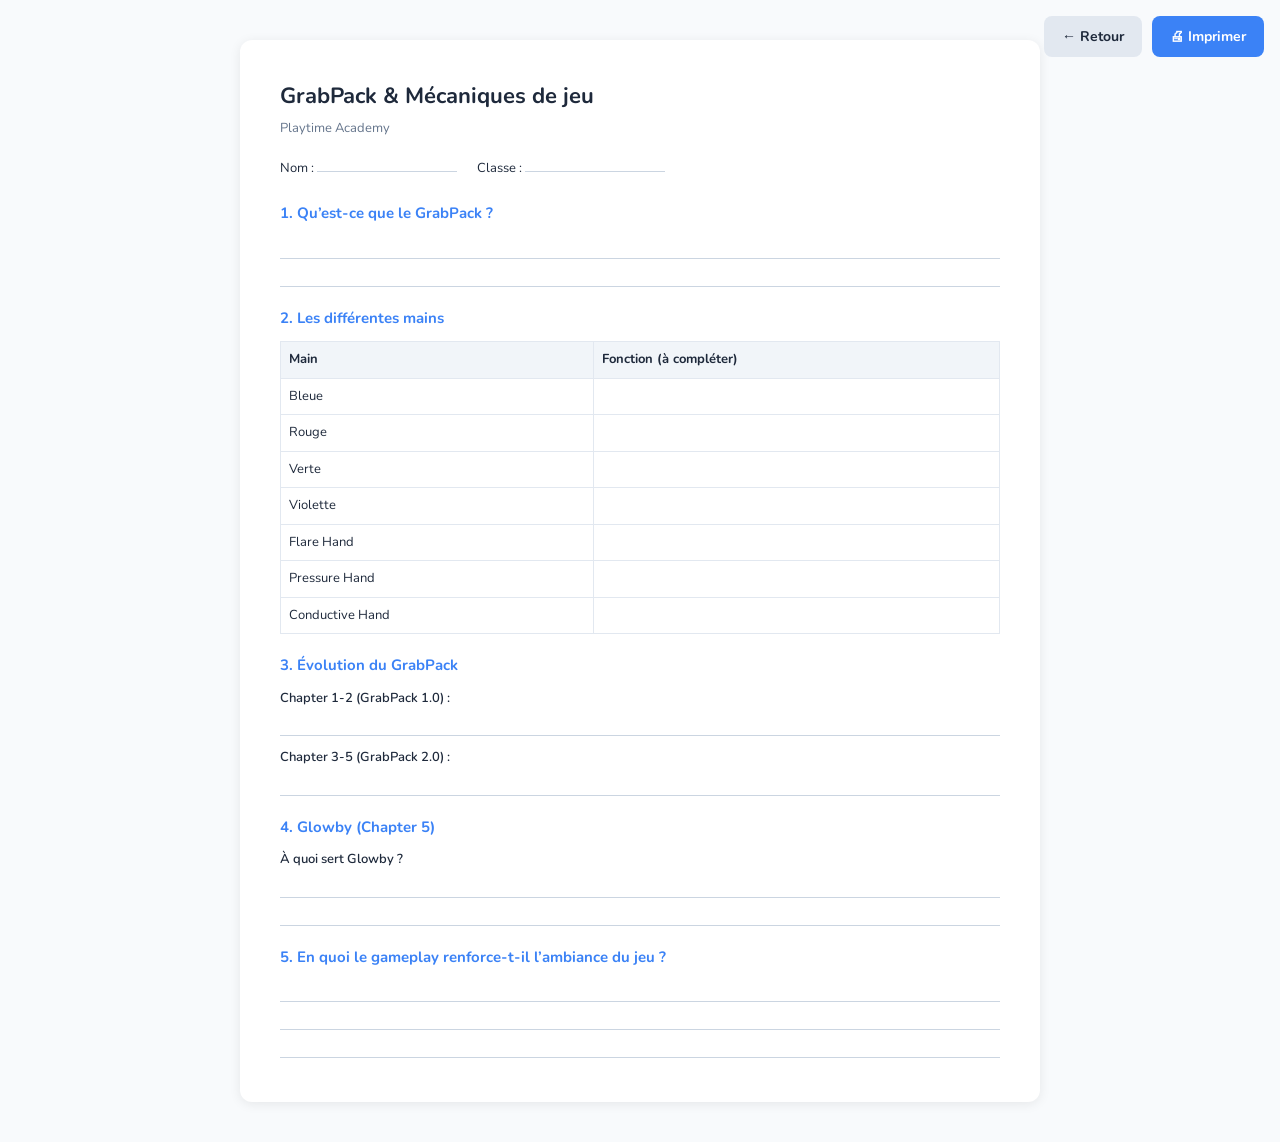
<file: index (7).html>
<!DOCTYPE html>
<html lang="fr">
<head>
  <meta charset="UTF-8">
  <meta name="viewport" content="width=device-width, initial-scale=1.0">
  <title>GrabPack & Mécaniques – Playtime Academy</title>
  <link href="https://fonts.googleapis.com/css2?family=Nunito:wght@400;600;700;800&display=swap" rel="stylesheet">
  <style>
    * { margin: 0; padding: 0; box-sizing: border-box; }
    body { font-family: 'Nunito', Arial, sans-serif; background: #f8fafc; color: #1e293b; line-height: 1.5; padding: 40px 20px; }
    .toolbar { position: fixed; top: 16px; right: 16px; display: flex; gap: 10px; z-index: 100; }
    .btn { padding: 10px 18px; border-radius: 8px; font-weight: 700; font-size: 14px; text-decoration: none; border: none; cursor: pointer; font-family: inherit; }
    .btn-print { background: #3b82f6; color: white; }
    .btn-back { background: #e2e8f0; color: #1e293b; }
    .page { max-width: 800px; margin: 0 auto; background: white; padding: 40px; border-radius: 12px; box-shadow: 0 2px 12px rgba(0,0,0,0.08); }
    h1 { font-size: 22px; margin-bottom: 6px; }
    .subtitle { color: #64748b; margin-bottom: 20px; font-size: 13px; }
    .info { display: flex; gap: 20px; margin-bottom: 24px; font-size: 13px; }
    .info span { border-bottom: 1px solid #cbd5e1; min-width: 140px; display: inline-block; }
    h2 { font-size: 15px; color: #3b82f6; margin: 20px 0 10px; }
    .line { border-bottom: 1px solid #e2e8f0; margin: 10px 0; padding-bottom: 3px; font-size: 13px; }
    .q { font-size: 13px; margin: 12px 0 4px; font-weight: 600; }
    .answer { border-bottom: 1px solid #cbd5e1; height: 24px; margin-bottom: 4px; }
    table { width: 100%; border-collapse: collapse; margin: 12px 0; font-size: 13px; }
    th, td { border: 1px solid #e2e8f0; padding: 8px; text-align: left; }
    th { background: #f1f5f9; }
    @media print { body { background: white; padding: 0; } .toolbar { display: none; } .page { box-shadow: none; padding: 16px; } }
  </style>
</head>
<body>
  <div class="toolbar">
    <a href="../index.html" class="btn btn-back">← Retour</a>
    <button onclick="window.print()" class="btn btn-print">🖨 Imprimer</button>
  </div>
  <div class="page">
    <h1>GrabPack & Mécaniques de jeu</h1>
    <p class="subtitle">Playtime Academy</p>
    <div class="info">
      <div>Nom : <span></span></div>
      <div>Classe : <span></span></div>
    </div>

    <h2>1. Qu’est-ce que le GrabPack ?</h2>
    <div class="answer"></div>
    <div class="answer"></div>

    <h2>2. Les différentes mains</h2>
    <table>
      <tr><th>Main</th><th>Fonction (à compléter)</th></tr>
      <tr><td>Bleue</td><td></td></tr>
      <tr><td>Rouge</td><td></td></tr>
      <tr><td>Verte</td><td></td></tr>
      <tr><td>Violette</td><td></td></tr>
      <tr><td>Flare Hand</td><td></td></tr>
      <tr><td>Pressure Hand</td><td></td></tr>
      <tr><td>Conductive Hand</td><td></td></tr>
    </table>

    <h2>3. Évolution du GrabPack</h2>
    <p class="q">Chapter 1-2 (GrabPack 1.0) :</p>
    <div class="answer"></div>
    <p class="q">Chapter 3-5 (GrabPack 2.0) :</p>
    <div class="answer"></div>

    <h2>4. Glowby (Chapter 5)</h2>
    <p class="q">À quoi sert Glowby ?</p>
    <div class="answer"></div>
    <div class="answer"></div>

    <h2>5. En quoi le gameplay renforce-t-il l’ambiance du jeu ?</h2>
    <div class="answer"></div>
    <div class="answer"></div>
    <div class="answer"></div>
  </div>
</body>
</html>
</file>
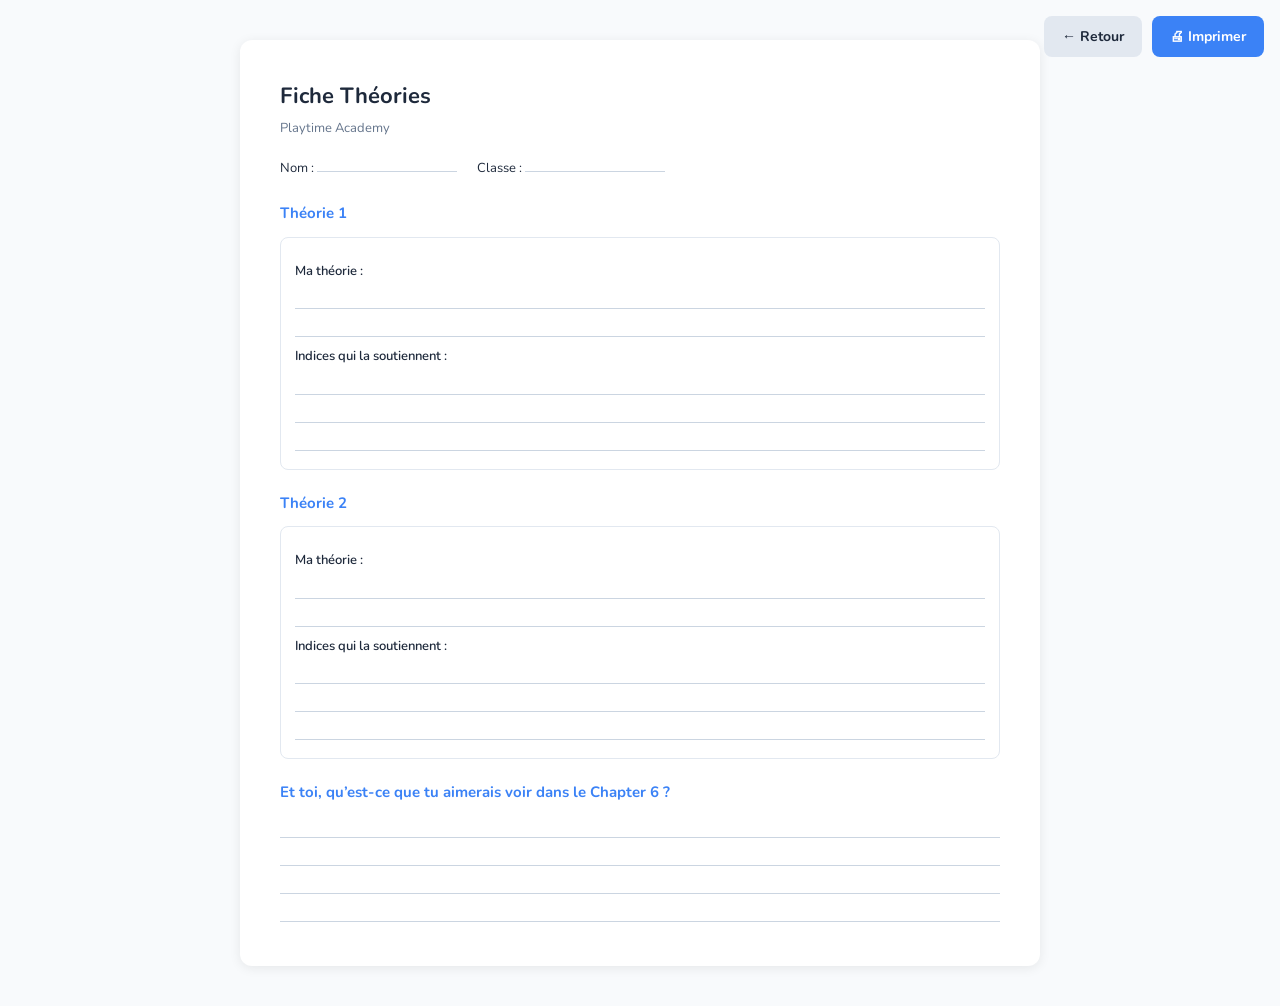
<file: index (8).html>
<!DOCTYPE html>
<html lang="fr">
<head>
  <meta charset="UTF-8">
  <meta name="viewport" content="width=device-width, initial-scale=1.0">
  <title>Théories – Playtime Academy</title>
  <link href="https://fonts.googleapis.com/css2?family=Nunito:wght@400;600;700;800&display=swap" rel="stylesheet">
  <style>
    * { margin: 0; padding: 0; box-sizing: border-box; }
    body { font-family: 'Nunito', Arial, sans-serif; background: #f8fafc; color: #1e293b; line-height: 1.5; padding: 40px 20px; }
    .toolbar { position: fixed; top: 16px; right: 16px; display: flex; gap: 10px; z-index: 100; }
    .btn { padding: 10px 18px; border-radius: 8px; font-weight: 700; font-size: 14px; text-decoration: none; border: none; cursor: pointer; font-family: inherit; }
    .btn-print { background: #3b82f6; color: white; }
    .btn-back { background: #e2e8f0; color: #1e293b; }
    .page { max-width: 800px; margin: 0 auto; background: white; padding: 40px; border-radius: 12px; box-shadow: 0 2px 12px rgba(0,0,0,0.08); }
    h1 { font-size: 22px; margin-bottom: 6px; }
    .subtitle { color: #64748b; margin-bottom: 20px; font-size: 13px; }
    .info { display: flex; gap: 20px; margin-bottom: 24px; font-size: 13px; }
    .info span { border-bottom: 1px solid #cbd5e1; min-width: 140px; display: inline-block; }
    h2 { font-size: 15px; color: #3b82f6; margin: 22px 0 10px; }
    .q { font-size: 13px; margin: 10px 0 4px; font-weight: 600; }
    .answer { border-bottom: 1px solid #cbd5e1; height: 24px; margin-bottom: 4px; }
    .box { border: 1px solid #e2e8f0; border-radius: 8px; padding: 14px; margin: 12px 0; }
    @media print { body { background: white; padding: 0; } .toolbar { display: none; } .page { box-shadow: none; padding: 16px; } }
  </style>
</head>
<body>
  <div class="toolbar">
    <a href="../index.html" class="btn btn-back">← Retour</a>
    <button onclick="window.print()" class="btn btn-print">🖨 Imprimer</button>
  </div>
  <div class="page">
    <h1>Fiche Théories</h1>
    <p class="subtitle">Playtime Academy</p>
    <div class="info">
      <div>Nom : <span></span></div>
      <div>Classe : <span></span></div>
    </div>

    <h2>Théorie 1</h2>
    <div class="box">
      <p class="q">Ma théorie :</p>
      <div class="answer"></div>
      <div class="answer"></div>
      <p class="q">Indices qui la soutiennent :</p>
      <div class="answer"></div>
      <div class="answer"></div>
      <div class="answer"></div>
    </div>

    <h2>Théorie 2</h2>
    <div class="box">
      <p class="q">Ma théorie :</p>
      <div class="answer"></div>
      <div class="answer"></div>
      <p class="q">Indices qui la soutiennent :</p>
      <div class="answer"></div>
      <div class="answer"></div>
      <div class="answer"></div>
    </div>

    <h2>Et toi, qu’est-ce que tu aimerais voir dans le Chapter 6 ?</h2>
    <div class="answer"></div>
    <div class="answer"></div>
    <div class="answer"></div>
    <div class="answer"></div>
  </div>
</body>
</html>
</file>
<file: style.css>
* {
  margin: 0;
  padding: 0;
  box-sizing: border-box;
}

html {
  scroll-behavior: smooth;
}

body {
  font-family: 'Nunito', system-ui, sans-serif;
  background: #0b1220;
  color: #e2e8f0;
  line-height: 1.6;
}

.container {
  max-width: 1080px;
  margin: 0 auto;
  padding: 0 24px;
}

/* Header */
header {
  background: rgba(15, 23, 42, 0.95);
  backdrop-filter: blur(12px);
  border-bottom: 1px solid #1e293b;
  padding: 12px 0;
  position: sticky;
  top: 0;
  z-index: 100;
}

.header-content {
  display: flex;
  justify-content: space-between;
  align-items: center;
  gap: 20px;
  flex-wrap: wrap;
}

.logo {
  display: flex;
  align-items: center;
  gap: 12px;
}

.logo-img {
  width: 64px;
  height: 64px;
  object-fit: contain;
}

.logo h1 {
  font-size: 18px;
  font-weight: 800;
  color: #f8fafc;
  line-height: 1.2;
}

.tagline {
  font-size: 11px;
  color: #64748b;
}

nav {
  display: flex;
  gap: 22px;
}

nav a {
  color: #94a3b8;
  text-decoration: none;
  font-weight: 600;
  font-size: 14px;
  transition: color 0.2s;
}

nav a:hover {
  color: #60a5fa;
}

/* Hero */
.hero {
  padding: 72px 0 56px;
  background: 
    radial-gradient(ellipse at 30% 20%, rgba(59, 130, 246, 0.12), transparent 50%),
    radial-gradient(ellipse at 70% 60%, rgba(139, 92, 246, 0.08), transparent 50%),
    #0b1220;
}

.hero-inner {
  max-width: 700px;
}

.hero h2 {
  font-size: 40px;
  font-weight: 800;
  line-height: 1.15;
  margin-bottom: 16px;
  color: #f8fafc;
}

.hero h2 span {
  background: linear-gradient(90deg, #60a5fa, #a78bfa);
  -webkit-background-clip: text;
  -webkit-text-fill-color: transparent;
  background-clip: text;
}

.hero p {
  font-size: 17px;
  color: #94a3b8;
  margin-bottom: 28px;
  max-width: 520px;
}

.hero-buttons {
  display: flex;
  gap: 12px;
  flex-wrap: wrap;
}

/* Buttons */
.btn {
  display: inline-block;
  padding: 11px 22px;
  border-radius: 9px;
  font-weight: 700;
  font-size: 14px;
  text-decoration: none;
  transition: all 0.2s;
}

.btn.primary {
  background: #3b82f6;
  color: white;
}

.btn.primary:hover {
  background: #2563eb;
  transform: translateY(-1px);
  box-shadow: 0 4px 12px rgba(37, 99, 235, 0.3);
}

.btn.secondary {
  background: #1e293b;
  color: #e2e8f0;
  border: 1px solid #334155;
}

.btn.secondary:hover {
  background: #334155;
}

.btn-small {
  padding: 8px 16px;
  font-size: 13px;
}

/* Sections */
.section {
  padding: 56px 0;
  scroll-margin-top: 80px;
}

.section.alt {
  background: #0f172a;
}

.section-title {
  font-size: 26px;
  font-weight: 800;
  margin-bottom: 6px;
  color: #f8fafc;
}

.section-desc {
  color: #64748b;
  margin-bottom: 28px;
  font-size: 15px;
}

/* Cards */
.cards {
  display: grid;
  grid-template-columns: repeat(auto-fit, minmax(270px, 1fr));
  gap: 18px;
}

.cards.two {
  grid-template-columns: repeat(auto-fit, minmax(300px, 1fr));
}

.card {
  background: #0f172a;
  border: 1px solid #1e293b;
  border-radius: 14px;
  padding: 22px;
  transition: border-color 0.2s;
}

.card:hover {
  border-color: #334155;
}

.section.alt .card {
  background: #0b1220;
}

.card.featured {
  border-color: #3b82f6;
  background: linear-gradient(145deg, rgba(59, 130, 246, 0.06), #0f172a);
}

.card-badge {
  display: inline-block;
  background: #3b82f6;
  color: white;
  font-size: 11px;
  font-weight: 700;
  padding: 3px 10px;
  border-radius: 20px;
  margin-bottom: 12px;
}

.card-badge.blue { background: #0ea5e9; }
.card-badge.purple { background: #8b5cf6; }

.card h3 {
  font-size: 17px;
  font-weight: 700;
  margin-bottom: 8px;
  color: #f8fafc;
}

.card p {
  color: #94a3b8;
  font-size: 14px;
  margin-bottom: 12px;
}

.card ul {
  list-style: none;
  margin-bottom: 16px;
}

.card ul li {
  font-size: 13px;
  color: #cbd5e1;
  padding: 3px 0 3px 18px;
  position: relative;
}

.card ul li::before {
  content: "→";
  position: absolute;
  left: 0;
  color: #60a5fa;
  font-weight: 700;
}

.card .meta {
  font-size: 12px;
  color: #64748b;
  margin-bottom: 14px;
}

/* Fiches */
.fiche-list {
  display: flex;
  flex-direction: column;
  gap: 10px;
}

.fiche-item {
  display: flex;
  justify-content: space-between;
  align-items: center;
  background: #0b1220;
  border: 1px solid #1e293b;
  border-radius: 12px;
  padding: 14px 18px;
  gap: 16px;
  transition: border-color 0.2s;
}

.fiche-item:hover {
  border-color: #334155;
}

.fiche-left {
  display: flex;
  align-items: center;
  gap: 14px;
}

.fiche-num {
  width: 36px;
  height: 36px;
  background: #1e293b;
  border-radius: 8px;
  display: flex;
  align-items: center;
  justify-content: center;
  font-weight: 800;
  font-size: 13px;
  color: #60a5fa;
}

.fiche-info h4 {
  font-size: 15px;
  font-weight: 700;
  color: #f8fafc;
  margin-bottom: 1px;
}

.fiche-info p {
  font-size: 12px;
  color: #64748b;
}

/* About */
.about-content {
  max-width: 640px;
}

.about-content p {
  margin-bottom: 12px;
  color: #94a3b8;
  font-size: 15px;
}

.about-content strong {
  color: #e2e8f0;
}

/* Footer */
footer {
  background: #0f172a;
  border-top: 1px solid #1e293b;
  padding: 24px 0;
  text-align: center;
}

footer p {
  color: #64748b;
  font-size: 13px;
}

footer .small {
  font-size: 11px;
  color: #475569;
  margin-top: 4px;
}

/* Responsive */
@media (max-width: 700px) {
  .hero h2 {
    font-size: 28px;
  }
  
  nav {
    gap: 14px;
  }
  
  .header-content {
    flex-direction: column;
    align-items: flex-start;
  }
  
  .fiche-item {
    flex-direction: column;
    align-items: flex-start;
  }
}

/* Mode cours */
.btn-mode {
  background: #1e293b;
  color: #94a3b8;
  border: 1px solid #334155;
  padding: 6px 12px;
  border-radius: 6px;
  font-weight: 700;
  font-size: 12px;
  cursor: pointer;
  font-family: inherit;
  transition: all 0.2s;
}

.btn-mode:hover {
  background: #334155;
  color: #e2e8f0;
}

body.mode-cours header,
body.mode-cours footer,
body.mode-cours .hero-buttons,
body.mode-cours nav a {
  display: none !important;
}

body.mode-cours header {
  display: block !important;
  padding: 8px 0;
}

body.mode-cours .logo h1,
body.mode-cours .tagline {
  display: none;
}

body.mode-cours .hero {
  padding: 30px 0 20px;
}

body.mode-cours .hero h2 {
  font-size: 28px;
}

body.mode-cours .section {
  padding: 30px 0;
}

body.mode-cours .section-title {
  font-size: 22px;
}
</file>
